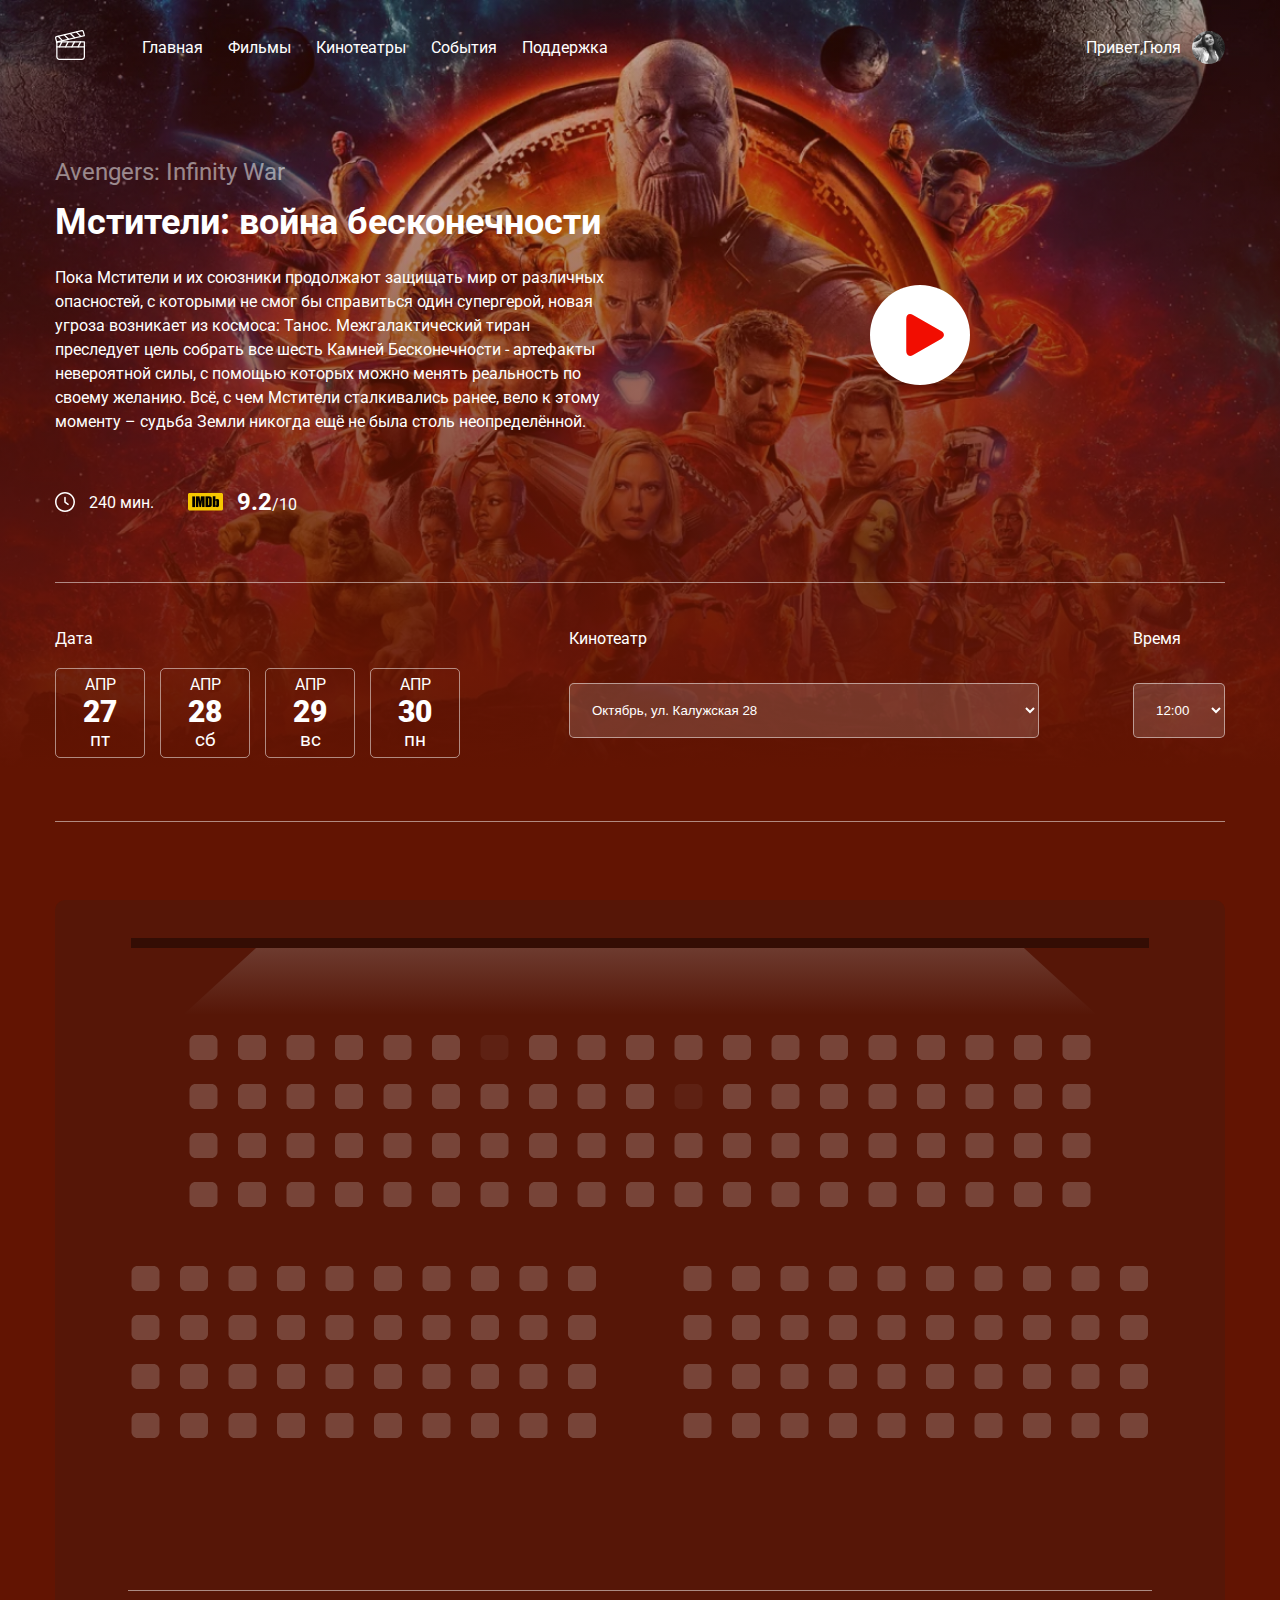
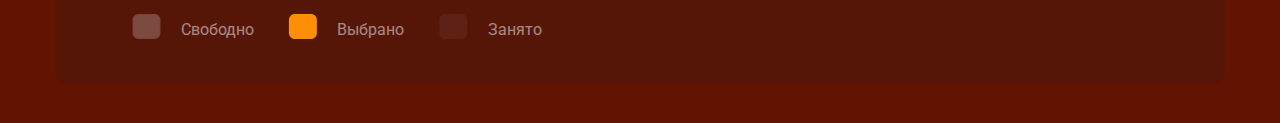
<file: index.html>
<!DOCTYPE html>
<html lang="en">
<head>
    <meta charset="UTF-8">
    <meta http-equiv="X-UA-Compatible" content="IE=edge">
    <meta name="viewport" content="width=device-width, initial-scale=1.0">
    <title>Online cinema</title>
    <link rel="preconnect" href="https://fonts.googleapis.com">
<link rel="preconnect" href="https://fonts.gstatic.com" crossorigin>
<link href="https://fonts.googleapis.com/css2?family=Roboto:wght@400;700&display=swap" rel="stylesheet">
    <link rel="stylesheet" href="css/normalize.css">
    <link rel="stylesheet" href="css/style.css">
</head>
<body>
   <header class="header ">
       <div class="navbar container">
        <a href="/">
            <img src="img/logo.svg" alt="Logo">
            </a>
            <nav class="nav">
                <ul class="menu">
                    <li class="menu-item">
                        <a href="#" class="menu-link">Главная</a>
                    </li>
                    
                    <li class="menu-item">
                        <a href="#" class="menu-link">Фильмы</a>
                    </li>
                   
                    <li class="menu-item">
                        <a href="#" class="menu-link">Кинотеатры</a>
                    </li>
                    
                    <li class="menu-item">
                        <a href="#" class="menu-link">События</a>
                    </li>
                    
                    <li class="menu-item">
                        <a href="#" class="menu-link">Поддержка</a>
                    </li>
                </ul>
            </nav>
            <div class="user">
                <span class="">Привет,Гюля</span>
                <img class="avatar" src="img/avatar.jpg" alt="Гюля">
            </div>
       </div>
       <!-- /.navbar -->
       <div class="film container">
           <div class="film-info">
               <small class="film-title-small">Avengers: Infinity War</small>
               <h1 class="film-title">Мстители: война бесконечности</h1>
               <p class="film-description">Пока Мстители и их союзники продолжают защищать мир от различных опасностей, с которыми не смог бы справиться один супергерой, новая угроза возникает из космоса: Танос. Межгалактический тиран преследует цель собрать все шесть Камней Бесконечности - артефакты невероятной силы, с помощью которых можно менять реальность по своему желанию. Всё, с чем Мстители сталкивались ранее, вело к этому моменту – судьба Земли никогда ещё не была столь неопределённой. </p>
               <div class="film-details">
                   <div class="time">
                       <img src="img/clock.svg" alt="clock" class="time-icon">
                       <span class="time-counter">240 мин. </span>
                   </div>
                   <div class="rating">
                       <img src="img/imdb.png" alt="imdb logo" class="rating-icon">
                       <span class="rating-counter">
                           <strong class="rating-current">9.2</strong>/10
                       </span>
                   </div>
               </div>
               <!-- /.film-details -->
           </div>
              
        <a href="#" class="film-trailer"><svg width="100" height="100" viewBox="0 0 100 100" fill="none" xmlns="http://www.w3.org/2000/svg">
            <circle cx="50" cy="50" r="50" fill="white"/>
            <g clip-path="url(#clip0)">
            <path d="M43.0758 30.0033C39.3071 27.8416 36.2518 29.6125 36.2518 33.9556V66.0059C36.2518 70.3533 39.3071 72.1219 43.0758 69.9623L71.0893 53.8967C74.8592 51.7342 74.8592 48.2306 71.0893 46.0686L43.0758 30.0033Z" fill="#F20D01"/>
            </g>
            <defs>
            <clipPath id="clip0">
            <rect width="41.8013" height="41.8013" fill="white" transform="translate(34.1837 29.0816)"/>
            </clipPath>
            </defs>
            </svg>
            </a>
           
           <!-- /.film-info -->
       </div>
       <!-- /.film -->
       <!-- <hr color="#fff" /> -->
       <div class="session container">
           <div class="session-date">
               <span class="session-label">Дата</span>
               <div class="session-date-block">
                  
                        <div class="session-date-item">
                        <span class="session-month">АПР</span>
                        <span class="session-day">27</span>
                        <span class="session-week">пт</span></div>
                   
                        <div class="session-date-item">
                        <span class="session-month">АПР</span>
                        <span class="session-day">28</span>
                        <span class="session-week">сб</span></div>
                   
                        <div class="session-date-item">
                        <span class="session-month">АПР</span>
                        <span class="session-day">29</span>
                        <span class="session-week">вс</span></div>

                        <div class="session-date-item">
                        <span class="session-month">АПР</span>
                        <span class="session-day">30</span>
                        <span class="session-week">пн</span></div>
               </div>
           </div>
           <!-- /.date -->
           <div class="session-cinema">
            <span class="session-label">Кинотеатр</span>
            <select class="select select-cinema" name="cinema" >
                <option value="Октябрь, ул. Калужская 28">Октябрь, ул. Калужская 28</option>
                <option value="IMAX, ул. Ленина 12">IMAX, ул. Ленина 12</option>
                <option value="ParkCinema, ул. Физули 34">ParkCinema, ул. Физули 34</option>
            </select>
           </div>
           <!-- /.cinema -->
           <div class="session-time">
            <span class="session-label">Время</span>
            <select class="select" name="cinema" >
                <option value="12:00">12:00</option>
                <option value="15:30">15:30</option>
                <option value="20:45">20:45</option>
            </select>
           </div>
           <!-- /.session-time -->

       </div>
       <!-- /.session -->
   </header>
 <div class="scheme container">
     <svg class="scheme-svg" width="1170" height="686" viewBox="0 0 1170 686" fill="none" xmlns="http://www.w3.org/2000/svg">
    
    <path class="light" d="M128 115L201.04 48H968.96L1042 115H128Z" fill="url(#paint0_linear)"/>
    <line x1="76" y1="43" x2="1094" y2="43" stroke="black" stroke-opacity="0.39" stroke-width="10"/>
    <path d="M140.5 135C137.186 135 134.5 137.686 134.5 141V154C134.5 157.314 137.186 160 140.5 160H156.5C159.814 160 162.5 157.314 162.5 154V141C162.5 137.686 159.814 135 156.5 135H140.5Z" />
    <path d="M189 135C185.686 135 183 137.686 183 141V154C183 157.314 185.686 160 189 160H205C208.314 160 211 157.314 211 154V141C211 137.686 208.314 135 205 135H189Z" />
    <path d="M237.5 135C234.186 135 231.5 137.686 231.5 141V154C231.5 157.314 234.186 160 237.5 160H253.5C256.814 160 259.5 157.314 259.5 154V141C259.5 137.686 256.814 135 253.5 135H237.5Z" />
    <path d="M286 135C282.686 135 280 137.686 280 141V154C280 157.314 282.686 160 286 160H302C305.314 160 308 157.314 308 154V141C308 137.686 305.314 135 302 135H286Z" />
    <path d="M334.5 135C331.186 135 328.5 137.686 328.5 141V154C328.5 157.314 331.186 160 334.5 160H350.5C353.814 160 356.5 157.314 356.5 154V141C356.5 137.686 353.814 135 350.5 135H334.5Z" />
    <path d="M383 135C379.686 135 377 137.686 377 141V154C377 157.314 379.686 160 383 160H399C402.314 160 405 157.314 405 154V141C405 137.686 402.314 135 399 135H383Z" />
    <path class="booked" d="M431.5 135C428.186 135 425.5 137.686 425.5 141V154C425.5 157.314 428.186 160 431.5 160H447.5C450.814 160 453.5 157.314 453.5 154V141C453.5 137.686 450.814 135 447.5 135H431.5Z" />
    <path d="M480 135C476.686 135 474 137.686 474 141V154C474 157.314 476.686 160 480 160H496C499.314 160 502 157.314 502 154V141C502 137.686 499.314 135 496 135H480Z" />
    <path d="M528.5 135C525.186 135 522.5 137.686 522.5 141V154C522.5 157.314 525.186 160 528.5 160H544.5C547.814 160 550.5 157.314 550.5 154V141C550.5 137.686 547.814 135 544.5 135H528.5Z" />
    <path d="M577 135C573.686 135 571 137.686 571 141V154C571 157.314 573.686 160 577 160H593C596.314 160 599 157.314 599 154V141C599 137.686 596.314 135 593 135H577Z" />
    <path d="M625.5 135C622.186 135 619.5 137.686 619.5 141V154C619.5 157.314 622.186 160 625.5 160H641.5C644.814 160 647.5 157.314 647.5 154V141C647.5 137.686 644.814 135 641.5 135H625.5Z" />
    <path d="M674 135C670.686 135 668 137.686 668 141V154C668 157.314 670.686 160 674 160H690C693.314 160 696 157.314 696 154V141C696 137.686 693.314 135 690 135H674Z" />
    <path d="M722.5 135C719.186 135 716.5 137.686 716.5 141V154C716.5 157.314 719.186 160 722.5 160H738.5C741.814 160 744.5 157.314 744.5 154V141C744.5 137.686 741.814 135 738.5 135H722.5Z" />
    <path d="M771 135C767.686 135 765 137.686 765 141V154C765 157.314 767.686 160 771 160H787C790.314 160 793 157.314 793 154V141C793 137.686 790.314 135 787 135H771Z" />
    <path d="M819.5 135C816.186 135 813.5 137.686 813.5 141V154C813.5 157.314 816.186 160 819.5 160H835.5C838.814 160 841.5 157.314 841.5 154V141C841.5 137.686 838.814 135 835.5 135H819.5Z" />
    <path d="M868 135C864.686 135 862 137.686 862 141V154C862 157.314 864.686 160 868 160H884C887.314 160 890 157.314 890 154V141C890 137.686 887.314 135 884 135H868Z" />
    <path d="M916.5 135C913.186 135 910.5 137.686 910.5 141V154C910.5 157.314 913.186 160 916.5 160H932.5C935.814 160 938.5 157.314 938.5 154V141C938.5 137.686 935.814 135 932.5 135H916.5Z" />
    <path d="M965 135C961.686 135 959 137.686 959 141V154C959 157.314 961.686 160 965 160H981C984.314 160 987 157.314 987 154V141C987 137.686 984.314 135 981 135H965Z" />
    <path d="M1013.5 135C1010.19 135 1007.5 137.686 1007.5 141V154C1007.5 157.314 1010.19 160 1013.5 160H1029.5C1032.81 160 1035.5 157.314 1035.5 154V141C1035.5 137.686 1032.81 135 1029.5 135H1013.5Z" />
    <path d="M140.5 184C137.186 184 134.5 186.686 134.5 190V203C134.5 206.314 137.186 209 140.5 209H156.5C159.814 209 162.5 206.314 162.5 203V190C162.5 186.686 159.814 184 156.5 184H140.5Z" />
    <path d="M189 184C185.686 184 183 186.686 183 190V203C183 206.314 185.686 209 189 209H205C208.314 209 211 206.314 211 203V190C211 186.686 208.314 184 205 184H189Z" />
    <path d="M237.5 184C234.186 184 231.5 186.686 231.5 190V203C231.5 206.314 234.186 209 237.5 209H253.5C256.814 209 259.5 206.314 259.5 203V190C259.5 186.686 256.814 184 253.5 184H237.5Z" />
    <path d="M286 184C282.686 184 280 186.686 280 190V203C280 206.314 282.686 209 286 209H302C305.314 209 308 206.314 308 203V190C308 186.686 305.314 184 302 184H286Z" />
    <path d="M334.5 184C331.186 184 328.5 186.686 328.5 190V203C328.5 206.314 331.186 209 334.5 209H350.5C353.814 209 356.5 206.314 356.5 203V190C356.5 186.686 353.814 184 350.5 184H334.5Z" />
    <path d="M383 184C379.686 184 377 186.686 377 190V203C377 206.314 379.686 209 383 209H399C402.314 209 405 206.314 405 203V190C405 186.686 402.314 184 399 184H383Z" />
    <path d="M431.5 184C428.186 184 425.5 186.686 425.5 190V203C425.5 206.314 428.186 209 431.5 209H447.5C450.814 209 453.5 206.314 453.5 203V190C453.5 186.686 450.814 184 447.5 184H431.5Z" />
    <path d="M480 184C476.686 184 474 186.686 474 190V203C474 206.314 476.686 209 480 209H496C499.314 209 502 206.314 502 203V190C502 186.686 499.314 184 496 184H480Z" />
    <path d="M528.5 184C525.186 184 522.5 186.686 522.5 190V203C522.5 206.314 525.186 209 528.5 209H544.5C547.814 209 550.5 206.314 550.5 203V190C550.5 186.686 547.814 184 544.5 184H528.5Z" />
    <path d="M577 184C573.686 184 571 186.686 571 190V203C571 206.314 573.686 209 577 209H593C596.314 209 599 206.314 599 203V190C599 186.686 596.314 184 593 184H577Z" />
    <path class="booked" d="M625.5 184C622.186 184 619.5 186.686 619.5 190V203C619.5 206.314 622.186 209 625.5 209H641.5C644.814 209 647.5 206.314 647.5 203V190C647.5 186.686 644.814 184 641.5 184H625.5Z" />
    <path d="M674 184C670.686 184 668 186.686 668 190V203C668 206.314 670.686 209 674 209H690C693.314 209 696 206.314 696 203V190C696 186.686 693.314 184 690 184H674Z" />
    <path d="M722.5 184C719.186 184 716.5 186.686 716.5 190V203C716.5 206.314 719.186 209 722.5 209H738.5C741.814 209 744.5 206.314 744.5 203V190C744.5 186.686 741.814 184 738.5 184H722.5Z" />
    <path d="M771 184C767.686 184 765 186.686 765 190V203C765 206.314 767.686 209 771 209H787C790.314 209 793 206.314 793 203V190C793 186.686 790.314 184 787 184H771Z" />
    <path d="M819.5 184C816.186 184 813.5 186.686 813.5 190V203C813.5 206.314 816.186 209 819.5 209H835.5C838.814 209 841.5 206.314 841.5 203V190C841.5 186.686 838.814 184 835.5 184H819.5Z" />
    <path d="M868 184C864.686 184 862 186.686 862 190V203C862 206.314 864.686 209 868 209H884C887.314 209 890 206.314 890 203V190C890 186.686 887.314 184 884 184H868Z" />
    <path d="M916.5 184C913.186 184 910.5 186.686 910.5 190V203C910.5 206.314 913.186 209 916.5 209H932.5C935.814 209 938.5 206.314 938.5 203V190C938.5 186.686 935.814 184 932.5 184H916.5Z" />
    <path d="M965 184C961.686 184 959 186.686 959 190V203C959 206.314 961.686 209 965 209H981C984.314 209 987 206.314 987 203V190C987 186.686 984.314 184 981 184H965Z" />
    <path d="M1013.5 184C1010.19 184 1007.5 186.686 1007.5 190V203C1007.5 206.314 1010.19 209 1013.5 209H1029.5C1032.81 209 1035.5 206.314 1035.5 203V190C1035.5 186.686 1032.81 184 1029.5 184H1013.5Z" />
    <path d="M140.5 233C137.186 233 134.5 235.686 134.5 239V252C134.5 255.314 137.186 258 140.5 258H156.5C159.814 258 162.5 255.314 162.5 252V239C162.5 235.686 159.814 233 156.5 233H140.5Z" />
    <path d="M189 233C185.686 233 183 235.686 183 239V252C183 255.314 185.686 258 189 258H205C208.314 258 211 255.314 211 252V239C211 235.686 208.314 233 205 233H189Z" />
    <path d="M237.5 233C234.186 233 231.5 235.686 231.5 239V252C231.5 255.314 234.186 258 237.5 258H253.5C256.814 258 259.5 255.314 259.5 252V239C259.5 235.686 256.814 233 253.5 233H237.5Z" />
    <path d="M286 233C282.686 233 280 235.686 280 239V252C280 255.314 282.686 258 286 258H302C305.314 258 308 255.314 308 252V239C308 235.686 305.314 233 302 233H286Z" />
    <path d="M334.5 233C331.186 233 328.5 235.686 328.5 239V252C328.5 255.314 331.186 258 334.5 258H350.5C353.814 258 356.5 255.314 356.5 252V239C356.5 235.686 353.814 233 350.5 233H334.5Z" />
    <path d="M383 233C379.686 233 377 235.686 377 239V252C377 255.314 379.686 258 383 258H399C402.314 258 405 255.314 405 252V239C405 235.686 402.314 233 399 233H383Z" />
    <path d="M431.5 233C428.186 233 425.5 235.686 425.5 239V252C425.5 255.314 428.186 258 431.5 258H447.5C450.814 258 453.5 255.314 453.5 252V239C453.5 235.686 450.814 233 447.5 233H431.5Z" />
    <path d="M480 233C476.686 233 474 235.686 474 239V252C474 255.314 476.686 258 480 258H496C499.314 258 502 255.314 502 252V239C502 235.686 499.314 233 496 233H480Z" />
    <path d="M528.5 233C525.186 233 522.5 235.686 522.5 239V252C522.5 255.314 525.186 258 528.5 258H544.5C547.814 258 550.5 255.314 550.5 252V239C550.5 235.686 547.814 233 544.5 233H528.5Z" />
    <path d="M577 233C573.686 233 571 235.686 571 239V252C571 255.314 573.686 258 577 258H593C596.314 258 599 255.314 599 252V239C599 235.686 596.314 233 593 233H577Z" />
    <path d="M625.5 233C622.186 233 619.5 235.686 619.5 239V252C619.5 255.314 622.186 258 625.5 258H641.5C644.814 258 647.5 255.314 647.5 252V239C647.5 235.686 644.814 233 641.5 233H625.5Z" />
    <path d="M674 233C670.686 233 668 235.686 668 239V252C668 255.314 670.686 258 674 258H690C693.314 258 696 255.314 696 252V239C696 235.686 693.314 233 690 233H674Z" />
    <path d="M722.5 233C719.186 233 716.5 235.686 716.5 239V252C716.5 255.314 719.186 258 722.5 258H738.5C741.814 258 744.5 255.314 744.5 252V239C744.5 235.686 741.814 233 738.5 233H722.5Z" />
    <path d="M771 233C767.686 233 765 235.686 765 239V252C765 255.314 767.686 258 771 258H787C790.314 258 793 255.314 793 252V239C793 235.686 790.314 233 787 233H771Z" />
    <path d="M819.5 233C816.186 233 813.5 235.686 813.5 239V252C813.5 255.314 816.186 258 819.5 258H835.5C838.814 258 841.5 255.314 841.5 252V239C841.5 235.686 838.814 233 835.5 233H819.5Z" />
    <path d="M868 233C864.686 233 862 235.686 862 239V252C862 255.314 864.686 258 868 258H884C887.314 258 890 255.314 890 252V239C890 235.686 887.314 233 884 233H868Z" />
    <path d="M916.5 233C913.186 233 910.5 235.686 910.5 239V252C910.5 255.314 913.186 258 916.5 258H932.5C935.814 258 938.5 255.314 938.5 252V239C938.5 235.686 935.814 233 932.5 233H916.5Z" />
    <path d="M965 233C961.686 233 959 235.686 959 239V252C959 255.314 961.686 258 965 258H981C984.314 258 987 255.314 987 252V239C987 235.686 984.314 233 981 233H965Z" />
    <path d="M1013.5 233C1010.19 233 1007.5 235.686 1007.5 239V252C1007.5 255.314 1010.19 258 1013.5 258H1029.5C1032.81 258 1035.5 255.314 1035.5 252V239C1035.5 235.686 1032.81 233 1029.5 233H1013.5Z" />
    <path d="M140.5 282C137.186 282 134.5 284.686 134.5 288V301C134.5 304.314 137.186 307 140.5 307H156.5C159.814 307 162.5 304.314 162.5 301V288C162.5 284.686 159.814 282 156.5 282H140.5Z" />
    <path d="M189 282C185.686 282 183 284.686 183 288V301C183 304.314 185.686 307 189 307H205C208.314 307 211 304.314 211 301V288C211 284.686 208.314 282 205 282H189Z" />
    <path d="M237.5 282C234.186 282 231.5 284.686 231.5 288V301C231.5 304.314 234.186 307 237.5 307H253.5C256.814 307 259.5 304.314 259.5 301V288C259.5 284.686 256.814 282 253.5 282H237.5Z" />
    <path d="M286 282C282.686 282 280 284.686 280 288V301C280 304.314 282.686 307 286 307H302C305.314 307 308 304.314 308 301V288C308 284.686 305.314 282 302 282H286Z" />
    <path d="M334.5 282C331.186 282 328.5 284.686 328.5 288V301C328.5 304.314 331.186 307 334.5 307H350.5C353.814 307 356.5 304.314 356.5 301V288C356.5 284.686 353.814 282 350.5 282H334.5Z" />
    <path d="M383 282C379.686 282 377 284.686 377 288V301C377 304.314 379.686 307 383 307H399C402.314 307 405 304.314 405 301V288C405 284.686 402.314 282 399 282H383Z" />
    <path d="M431.5 282C428.186 282 425.5 284.686 425.5 288V301C425.5 304.314 428.186 307 431.5 307H447.5C450.814 307 453.5 304.314 453.5 301V288C453.5 284.686 450.814 282 447.5 282H431.5Z" />
    <path d="M480 282C476.686 282 474 284.686 474 288V301C474 304.314 476.686 307 480 307H496C499.314 307 502 304.314 502 301V288C502 284.686 499.314 282 496 282H480Z" />
    <path d="M528.5 282C525.186 282 522.5 284.686 522.5 288V301C522.5 304.314 525.186 307 528.5 307H544.5C547.814 307 550.5 304.314 550.5 301V288C550.5 284.686 547.814 282 544.5 282H528.5Z" />
    <path d="M577 282C573.686 282 571 284.686 571 288V301C571 304.314 573.686 307 577 307H593C596.314 307 599 304.314 599 301V288C599 284.686 596.314 282 593 282H577Z" />
    <path d="M625.5 282C622.186 282 619.5 284.686 619.5 288V301C619.5 304.314 622.186 307 625.5 307H641.5C644.814 307 647.5 304.314 647.5 301V288C647.5 284.686 644.814 282 641.5 282H625.5Z" />
    <path d="M674 282C670.686 282 668 284.686 668 288V301C668 304.314 670.686 307 674 307H690C693.314 307 696 304.314 696 301V288C696 284.686 693.314 282 690 282H674Z" />
    <path d="M722.5 282C719.186 282 716.5 284.686 716.5 288V301C716.5 304.314 719.186 307 722.5 307H738.5C741.814 307 744.5 304.314 744.5 301V288C744.5 284.686 741.814 282 738.5 282H722.5Z" />
    <path d="M771 282C767.686 282 765 284.686 765 288V301C765 304.314 767.686 307 771 307H787C790.314 307 793 304.314 793 301V288C793 284.686 790.314 282 787 282H771Z" />
    <path d="M819.5 282C816.186 282 813.5 284.686 813.5 288V301C813.5 304.314 816.186 307 819.5 307H835.5C838.814 307 841.5 304.314 841.5 301V288C841.5 284.686 838.814 282 835.5 282H819.5Z" />
    <path d="M868 282C864.686 282 862 284.686 862 288V301C862 304.314 864.686 307 868 307H884C887.314 307 890 304.314 890 301V288C890 284.686 887.314 282 884 282H868Z" />
    <path d="M916.5 282C913.186 282 910.5 284.686 910.5 288V301C910.5 304.314 913.186 307 916.5 307H932.5C935.814 307 938.5 304.314 938.5 301V288C938.5 284.686 935.814 282 932.5 282H916.5Z" />
    <path d="M965 282C961.686 282 959 284.686 959 288V301C959 304.314 961.686 307 965 307H981C984.314 307 987 304.314 987 301V288C987 284.686 984.314 282 981 282H965Z" />
    <path d="M1013.5 282C1010.19 282 1007.5 284.686 1007.5 288V301C1007.5 304.314 1010.19 307 1013.5 307H1029.5C1032.81 307 1035.5 304.314 1035.5 301V288C1035.5 284.686 1032.81 282 1029.5 282H1013.5Z" />
    <path d="M82.5 366C79.1863 366 76.5 368.686 76.5 372V385C76.5 388.314 79.1863 391 82.5 391H98.5C101.814 391 104.5 388.314 104.5 385V372C104.5 368.686 101.814 366 98.5 366H82.5Z" />
    <path d="M131 366C127.686 366 125 368.686 125 372V385C125 388.314 127.686 391 131 391H147C150.314 391 153 388.314 153 385V372C153 368.686 150.314 366 147 366H131Z" />
    <path d="M179.5 366C176.186 366 173.5 368.686 173.5 372V385C173.5 388.314 176.186 391 179.5 391H195.5C198.814 391 201.5 388.314 201.5 385V372C201.5 368.686 198.814 366 195.5 366H179.5Z" />
    <path d="M228 366C224.686 366 222 368.686 222 372V385C222 388.314 224.686 391 228 391H244C247.314 391 250 388.314 250 385V372C250 368.686 247.314 366 244 366H228Z" />
    <path d="M276.5 366C273.186 366 270.5 368.686 270.5 372V385C270.5 388.314 273.186 391 276.5 391H292.5C295.814 391 298.5 388.314 298.5 385V372C298.5 368.686 295.814 366 292.5 366H276.5Z" />
    <path d="M325 366C321.686 366 319 368.686 319 372V385C319 388.314 321.686 391 325 391H341C344.314 391 347 388.314 347 385V372C347 368.686 344.314 366 341 366H325Z" />
    <path d="M373.5 366C370.186 366 367.5 368.686 367.5 372V385C367.5 388.314 370.186 391 373.5 391H389.5C392.814 391 395.5 388.314 395.5 385V372C395.5 368.686 392.814 366 389.5 366H373.5Z" />
    <path d="M422 366C418.686 366 416 368.686 416 372V385C416 388.314 418.686 391 422 391H438C441.314 391 444 388.314 444 385V372C444 368.686 441.314 366 438 366H422Z" />
    <path d="M470.5 366C467.186 366 464.5 368.686 464.5 372V385C464.5 388.314 467.186 391 470.5 391H486.5C489.814 391 492.5 388.314 492.5 385V372C492.5 368.686 489.814 366 486.5 366H470.5Z" />
    <path d="M519 366C515.686 366 513 368.686 513 372V385C513 388.314 515.686 391 519 391H535C538.314 391 541 388.314 541 385V372C541 368.686 538.314 366 535 366H519Z" />
    <path d="M82.5 415C79.1863 415 76.5 417.686 76.5 421V434C76.5 437.314 79.1863 440 82.5 440H98.5C101.814 440 104.5 437.314 104.5 434V421C104.5 417.686 101.814 415 98.5 415H82.5Z" />
    <path d="M131 415C127.686 415 125 417.686 125 421V434C125 437.314 127.686 440 131 440H147C150.314 440 153 437.314 153 434V421C153 417.686 150.314 415 147 415H131Z" />
    <path d="M179.5 415C176.186 415 173.5 417.686 173.5 421V434C173.5 437.314 176.186 440 179.5 440H195.5C198.814 440 201.5 437.314 201.5 434V421C201.5 417.686 198.814 415 195.5 415H179.5Z" />
    <path d="M228 415C224.686 415 222 417.686 222 421V434C222 437.314 224.686 440 228 440H244C247.314 440 250 437.314 250 434V421C250 417.686 247.314 415 244 415H228Z" />
    <path d="M276.5 415C273.186 415 270.5 417.686 270.5 421V434C270.5 437.314 273.186 440 276.5 440H292.5C295.814 440 298.5 437.314 298.5 434V421C298.5 417.686 295.814 415 292.5 415H276.5Z" />
    <path d="M325 415C321.686 415 319 417.686 319 421V434C319 437.314 321.686 440 325 440H341C344.314 440 347 437.314 347 434V421C347 417.686 344.314 415 341 415H325Z" />
    <path d="M373.5 415C370.186 415 367.5 417.686 367.5 421V434C367.5 437.314 370.186 440 373.5 440H389.5C392.814 440 395.5 437.314 395.5 434V421C395.5 417.686 392.814 415 389.5 415H373.5Z" />
    <path d="M422 415C418.686 415 416 417.686 416 421V434C416 437.314 418.686 440 422 440H438C441.314 440 444 437.314 444 434V421C444 417.686 441.314 415 438 415H422Z" />
    <path d="M470.5 415C467.186 415 464.5 417.686 464.5 421V434C464.5 437.314 467.186 440 470.5 440H486.5C489.814 440 492.5 437.314 492.5 434V421C492.5 417.686 489.814 415 486.5 415H470.5Z" />
    <path d="M519 415C515.686 415 513 417.686 513 421V434C513 437.314 515.686 440 519 440H535C538.314 440 541 437.314 541 434V421C541 417.686 538.314 415 535 415H519Z" />
    <path d="M82.5 464C79.1863 464 76.5 466.686 76.5 470V483C76.5 486.314 79.1863 489 82.5 489H98.5C101.814 489 104.5 486.314 104.5 483V470C104.5 466.686 101.814 464 98.5 464H82.5Z" />
    <path d="M131 464C127.686 464 125 466.686 125 470V483C125 486.314 127.686 489 131 489H147C150.314 489 153 486.314 153 483V470C153 466.686 150.314 464 147 464H131Z" />
    <path d="M179.5 464C176.186 464 173.5 466.686 173.5 470V483C173.5 486.314 176.186 489 179.5 489H195.5C198.814 489 201.5 486.314 201.5 483V470C201.5 466.686 198.814 464 195.5 464H179.5Z" />
    <path d="M228 464C224.686 464 222 466.686 222 470V483C222 486.314 224.686 489 228 489H244C247.314 489 250 486.314 250 483V470C250 466.686 247.314 464 244 464H228Z" />
    <path d="M276.5 464C273.186 464 270.5 466.686 270.5 470V483C270.5 486.314 273.186 489 276.5 489H292.5C295.814 489 298.5 486.314 298.5 483V470C298.5 466.686 295.814 464 292.5 464H276.5Z" />
    <path d="M325 464C321.686 464 319 466.686 319 470V483C319 486.314 321.686 489 325 489H341C344.314 489 347 486.314 347 483V470C347 466.686 344.314 464 341 464H325Z" />
    <path d="M373.5 464C370.186 464 367.5 466.686 367.5 470V483C367.5 486.314 370.186 489 373.5 489H389.5C392.814 489 395.5 486.314 395.5 483V470C395.5 466.686 392.814 464 389.5 464H373.5Z" />
    <path d="M422 464C418.686 464 416 466.686 416 470V483C416 486.314 418.686 489 422 489H438C441.314 489 444 486.314 444 483V470C444 466.686 441.314 464 438 464H422Z" />
    <path d="M470.5 464C467.186 464 464.5 466.686 464.5 470V483C464.5 486.314 467.186 489 470.5 489H486.5C489.814 489 492.5 486.314 492.5 483V470C492.5 466.686 489.814 464 486.5 464H470.5Z" />
    <path d="M519 464C515.686 464 513 466.686 513 470V483C513 486.314 515.686 489 519 489H535C538.314 489 541 486.314 541 483V470C541 466.686 538.314 464 535 464H519Z" />
    <path d="M82.5 513C79.1863 513 76.5 515.686 76.5 519V532C76.5 535.314 79.1863 538 82.5 538H98.5C101.814 538 104.5 535.314 104.5 532V519C104.5 515.686 101.814 513 98.5 513H82.5Z" />
    <path d="M131 513C127.686 513 125 515.686 125 519V532C125 535.314 127.686 538 131 538H147C150.314 538 153 535.314 153 532V519C153 515.686 150.314 513 147 513H131Z" />
    <path d="M179.5 513C176.186 513 173.5 515.686 173.5 519V532C173.5 535.314 176.186 538 179.5 538H195.5C198.814 538 201.5 535.314 201.5 532V519C201.5 515.686 198.814 513 195.5 513H179.5Z" />
    <path d="M228 513C224.686 513 222 515.686 222 519V532C222 535.314 224.686 538 228 538H244C247.314 538 250 535.314 250 532V519C250 515.686 247.314 513 244 513H228Z" />
    <path d="M276.5 513C273.186 513 270.5 515.686 270.5 519V532C270.5 535.314 273.186 538 276.5 538H292.5C295.814 538 298.5 535.314 298.5 532V519C298.5 515.686 295.814 513 292.5 513H276.5Z" />
    <path d="M325 513C321.686 513 319 515.686 319 519V532C319 535.314 321.686 538 325 538H341C344.314 538 347 535.314 347 532V519C347 515.686 344.314 513 341 513H325Z" />
    <path d="M373.5 513C370.186 513 367.5 515.686 367.5 519V532C367.5 535.314 370.186 538 373.5 538H389.5C392.814 538 395.5 535.314 395.5 532V519C395.5 515.686 392.814 513 389.5 513H373.5Z" />
    <path d="M422 513C418.686 513 416 515.686 416 519V532C416 535.314 418.686 538 422 538H438C441.314 538 444 535.314 444 532V519C444 515.686 441.314 513 438 513H422Z" />
    <path d="M470.5 513C467.186 513 464.5 515.686 464.5 519V532C464.5 535.314 467.186 538 470.5 538H486.5C489.814 538 492.5 535.314 492.5 532V519C492.5 515.686 489.814 513 486.5 513H470.5Z" />
    <path d="M519 513C515.686 513 513 515.686 513 519V532C513 535.314 515.686 538 519 538H535C538.314 538 541 535.314 541 532V519C541 515.686 538.314 513 535 513H519Z" />
    <path d="M634.5 366C631.186 366 628.5 368.686 628.5 372V385C628.5 388.314 631.186 391 634.5 391H650.5C653.814 391 656.5 388.314 656.5 385V372C656.5 368.686 653.814 366 650.5 366H634.5Z" />
    <path d="M683 366C679.686 366 677 368.686 677 372V385C677 388.314 679.686 391 683 391H699C702.314 391 705 388.314 705 385V372C705 368.686 702.314 366 699 366H683Z" />
    <path d="M731.5 366C728.186 366 725.5 368.686 725.5 372V385C725.5 388.314 728.186 391 731.5 391H747.5C750.814 391 753.5 388.314 753.5 385V372C753.5 368.686 750.814 366 747.5 366H731.5Z" />
    <path d="M780 366C776.686 366 774 368.686 774 372V385C774 388.314 776.686 391 780 391H796C799.314 391 802 388.314 802 385V372C802 368.686 799.314 366 796 366H780Z" />
    <path d="M828.5 366C825.186 366 822.5 368.686 822.5 372V385C822.5 388.314 825.186 391 828.5 391H844.5C847.814 391 850.5 388.314 850.5 385V372C850.5 368.686 847.814 366 844.5 366H828.5Z" />
    <path d="M877 366C873.686 366 871 368.686 871 372V385C871 388.314 873.686 391 877 391H893C896.314 391 899 388.314 899 385V372C899 368.686 896.314 366 893 366H877Z" />
    <path d="M925.5 366C922.186 366 919.5 368.686 919.5 372V385C919.5 388.314 922.186 391 925.5 391H941.5C944.814 391 947.5 388.314 947.5 385V372C947.5 368.686 944.814 366 941.5 366H925.5Z" />
    <path d="M974 366C970.686 366 968 368.686 968 372V385C968 388.314 970.686 391 974 391H990C993.314 391 996 388.314 996 385V372C996 368.686 993.314 366 990 366H974Z" />
    <path d="M1022.5 366C1019.19 366 1016.5 368.686 1016.5 372V385C1016.5 388.314 1019.19 391 1022.5 391H1038.5C1041.81 391 1044.5 388.314 1044.5 385V372C1044.5 368.686 1041.81 366 1038.5 366H1022.5Z" />
    <path d="M1071 366C1067.69 366 1065 368.686 1065 372V385C1065 388.314 1067.69 391 1071 391H1087C1090.31 391 1093 388.314 1093 385V372C1093 368.686 1090.31 366 1087 366H1071Z" />
    <path d="M634.5 415C631.186 415 628.5 417.686 628.5 421V434C628.5 437.314 631.186 440 634.5 440H650.5C653.814 440 656.5 437.314 656.5 434V421C656.5 417.686 653.814 415 650.5 415H634.5Z" />
    <path d="M683 415C679.686 415 677 417.686 677 421V434C677 437.314 679.686 440 683 440H699C702.314 440 705 437.314 705 434V421C705 417.686 702.314 415 699 415H683Z" />
    <path d="M731.5 415C728.186 415 725.5 417.686 725.5 421V434C725.5 437.314 728.186 440 731.5 440H747.5C750.814 440 753.5 437.314 753.5 434V421C753.5 417.686 750.814 415 747.5 415H731.5Z" />
    <path d="M780 415C776.686 415 774 417.686 774 421V434C774 437.314 776.686 440 780 440H796C799.314 440 802 437.314 802 434V421C802 417.686 799.314 415 796 415H780Z" />
    <path d="M828.5 415C825.186 415 822.5 417.686 822.5 421V434C822.5 437.314 825.186 440 828.5 440H844.5C847.814 440 850.5 437.314 850.5 434V421C850.5 417.686 847.814 415 844.5 415H828.5Z" />
    <path d="M877 415C873.686 415 871 417.686 871 421V434C871 437.314 873.686 440 877 440H893C896.314 440 899 437.314 899 434V421C899 417.686 896.314 415 893 415H877Z" />
    <path d="M925.5 415C922.186 415 919.5 417.686 919.5 421V434C919.5 437.314 922.186 440 925.5 440H941.5C944.814 440 947.5 437.314 947.5 434V421C947.5 417.686 944.814 415 941.5 415H925.5Z" />
    <path d="M974 415C970.686 415 968 417.686 968 421V434C968 437.314 970.686 440 974 440H990C993.314 440 996 437.314 996 434V421C996 417.686 993.314 415 990 415H974Z" />
    <path d="M1022.5 415C1019.19 415 1016.5 417.686 1016.5 421V434C1016.5 437.314 1019.19 440 1022.5 440H1038.5C1041.81 440 1044.5 437.314 1044.5 434V421C1044.5 417.686 1041.81 415 1038.5 415H1022.5Z" />
    <path d="M1071 415C1067.69 415 1065 417.686 1065 421V434C1065 437.314 1067.69 440 1071 440H1087C1090.31 440 1093 437.314 1093 434V421C1093 417.686 1090.31 415 1087 415H1071Z" />
    <path d="M634.5 464C631.186 464 628.5 466.686 628.5 470V483C628.5 486.314 631.186 489 634.5 489H650.5C653.814 489 656.5 486.314 656.5 483V470C656.5 466.686 653.814 464 650.5 464H634.5Z" />
    <path d="M683 464C679.686 464 677 466.686 677 470V483C677 486.314 679.686 489 683 489H699C702.314 489 705 486.314 705 483V470C705 466.686 702.314 464 699 464H683Z" />
    <path d="M731.5 464C728.186 464 725.5 466.686 725.5 470V483C725.5 486.314 728.186 489 731.5 489H747.5C750.814 489 753.5 486.314 753.5 483V470C753.5 466.686 750.814 464 747.5 464H731.5Z" />
    <path d="M780 464C776.686 464 774 466.686 774 470V483C774 486.314 776.686 489 780 489H796C799.314 489 802 486.314 802 483V470C802 466.686 799.314 464 796 464H780Z" />
    <path d="M828.5 464C825.186 464 822.5 466.686 822.5 470V483C822.5 486.314 825.186 489 828.5 489H844.5C847.814 489 850.5 486.314 850.5 483V470C850.5 466.686 847.814 464 844.5 464H828.5Z" />
    <path d="M877 464C873.686 464 871 466.686 871 470V483C871 486.314 873.686 489 877 489H893C896.314 489 899 486.314 899 483V470C899 466.686 896.314 464 893 464H877Z" />
    <path d="M925.5 464C922.186 464 919.5 466.686 919.5 470V483C919.5 486.314 922.186 489 925.5 489H941.5C944.814 489 947.5 486.314 947.5 483V470C947.5 466.686 944.814 464 941.5 464H925.5Z" />
    <path d="M974 464C970.686 464 968 466.686 968 470V483C968 486.314 970.686 489 974 489H990C993.314 489 996 486.314 996 483V470C996 466.686 993.314 464 990 464H974Z" />
    <path d="M1022.5 464C1019.19 464 1016.5 466.686 1016.5 470V483C1016.5 486.314 1019.19 489 1022.5 489H1038.5C1041.81 489 1044.5 486.314 1044.5 483V470C1044.5 466.686 1041.81 464 1038.5 464H1022.5Z" />
    <path d="M1071 464C1067.69 464 1065 466.686 1065 470V483C1065 486.314 1067.69 489 1071 489H1087C1090.31 489 1093 486.314 1093 483V470C1093 466.686 1090.31 464 1087 464H1071Z" />
    <path d="M634.5 513C631.186 513 628.5 515.686 628.5 519V532C628.5 535.314 631.186 538 634.5 538H650.5C653.814 538 656.5 535.314 656.5 532V519C656.5 515.686 653.814 513 650.5 513H634.5Z" />
    <path d="M683 513C679.686 513 677 515.686 677 519V532C677 535.314 679.686 538 683 538H699C702.314 538 705 535.314 705 532V519C705 515.686 702.314 513 699 513H683Z" />
    <path d="M731.5 513C728.186 513 725.5 515.686 725.5 519V532C725.5 535.314 728.186 538 731.5 538H747.5C750.814 538 753.5 535.314 753.5 532V519C753.5 515.686 750.814 513 747.5 513H731.5Z" />
    <path d="M780 513C776.686 513 774 515.686 774 519V532C774 535.314 776.686 538 780 538H796C799.314 538 802 535.314 802 532V519C802 515.686 799.314 513 796 513H780Z" />
    <path d="M828.5 513C825.186 513 822.5 515.686 822.5 519V532C822.5 535.314 825.186 538 828.5 538H844.5C847.814 538 850.5 535.314 850.5 532V519C850.5 515.686 847.814 513 844.5 513H828.5Z" />
    <path d="M877 513C873.686 513 871 515.686 871 519V532C871 535.314 873.686 538 877 538H893C896.314 538 899 535.314 899 532V519C899 515.686 896.314 513 893 513H877Z" />
    <path d="M925.5 513C922.186 513 919.5 515.686 919.5 519V532C919.5 535.314 922.186 538 925.5 538H941.5C944.814 538 947.5 535.314 947.5 532V519C947.5 515.686 944.814 513 941.5 513H925.5Z" />
    <path d="M974 513C970.686 513 968 515.686 968 519V532C968 535.314 970.686 538 974 538H990C993.314 538 996 535.314 996 532V519C996 515.686 993.314 513 990 513H974Z" />
    <path d="M1022.5 513C1019.19 513 1016.5 515.686 1016.5 519V532C1016.5 535.314 1019.19 538 1022.5 538H1038.5C1041.81 538 1044.5 535.314 1044.5 532V519C1044.5 515.686 1041.81 513 1038.5 513H1022.5Z" />
    <path d="M1071 513C1067.69 513 1065 515.686 1065 519V532C1065 535.314 1067.69 538 1071 538H1087C1090.31 538 1093 535.314 1093 532V519C1093 515.686 1090.31 513 1087 513H1071Z" />
    <defs>
    <linearGradient id="paint0_linear" x1="585" y1="48" x2="585" y2="115" gradientUnits="userSpaceOnUse">
    <stop stop-color="#C4C4C4" stop-opacity="0.21"/>
    <stop offset="1" stop-color="#C4C4C4" stop-opacity="0"/>
    </linearGradient>
    </defs>
    </svg>
    
    <div class="legend">
        <div class="legend-free legend-label">
            <svg width="38" height="32" viewBox="0 0 38 32" fill="none" xmlns="http://www.w3.org/2000/svg">
                <path d="M5.5 7C5.5 4.23858 7.73858 2 10.5 2H26.5C29.2614 2 31.5 4.23858 31.5 7V20C31.5 22.7614 29.2614 25 26.5 25H10.5C7.73858 25 5.5 22.7614 5.5 20V7Z" fill="white" fill-opacity="0.2"/>
                <path d="M10.5 1C7.18629 1 4.5 3.68629 4.5 7V20C4.5 23.3137 7.18629 26 10.5 26H26.5C29.8137 26 32.5 23.3137 32.5 20V7C32.5 3.68629 29.8137 1 26.5 1H10.5Z" />
                </svg>
                <span class="legend-text">Свободно</span>
        </div>
        <div class="legend-active legend-label">
            <svg width="38" height="32" viewBox="0 0 38 32" fill="none" xmlns="http://www.w3.org/2000/svg">
                <path class="active" d="M10.8906 1C7.57692 1 4.89062 3.68629 4.89062 7V20C4.89062 23.3137 7.57692 26 10.8906 26H26.8906C30.2043 26 32.8906 23.3137 32.8906 20V7C32.8906 3.68629 30.2043 1 26.8906 1H10.8906Z" >
                </svg>
                <span class="legend-text">Выбрано</span>
                
        </div>
        <div class="legend-booked legend-label" >
            <svg width="39" height="32" viewBox="0 0 39 32" fill="none" xmlns="http://www.w3.org/2000/svg">
                >
                <path class="booked" d="M11.3125 1C7.99879 1 5.3125 3.68629 5.3125 7V20C5.3125 23.3137 7.99879 26 11.3125 26H27.3125C30.6262 26 33.3125 23.3137 33.3125 20V7C33.3125 3.68629 30.6262 1 27.3125 1H11.3125Z" />
                </svg>
                <span>Занято</span>
                
        </div>
            
    </div>
    </div>
 <!-- /.scheme -->
 <div class="price container">
     <div class="price-tag"></div>
 </div>
    <script src="js/scripts.js"></script>
</body>
</html>
</file>
<file: css/style.css>
*{
    box-sizing: border-box;
}

body{
    background-color: #621402;
    font-family: 'Roboto', sans-serif;
    margin: auto;
    color: #fff;
}

.container{
    margin: auto;
    max-width: 1170px;   
}

.header{

    min-height: 100vh;
    background: linear-gradient(180deg, rgba(98, 20, 2, 0.31) 0%, #621402 85.62%), url(../img/bg.jpg) no-repeat center top/cover ;
}

.navbar{
    display: flex;
    align-items: center;
    padding-top: 30px;
    padding-bottom: 30px;
}
.menu{
    display: flex;
    list-style-type: none;
    margin: 0;
    margin-left: 17px;
}

.menu-link{
   
    color: white;
    text-decoration: none;
}
.menu-item{
    margin-right: 25px;
}
.user{
    margin-left: auto;
    color: #fff;
    display: flex;
    align-items: center;
}
.avatar{
    width: 33px;
    height: 33px;
    border-radius: 50%;
    margin-left: 11px;
}

.film{
    margin-top: 60px;
    color:#fff;
}
.film-title-small{
    opacity: 0.5;
    font-size: 24px;
    line-height: 150%;
}
.film-title{
    font-size: 36px;
    line-height: 42px;
    margin-top: 11px;
    margin-bottom: 23px;
}
.film-description{
    font-size: 16px;
    line-height: 150%;
    max-width: 560px;
}
.film{
    display: flex;
    align-items: center;
}
.film-trailer{
    margin: auto;
}
.film-details{
    margin-top: 50px;
    display: flex;
    align-items: center;
}
.time{
    display: flex;
    align-items: center;
}

.time-icon{
    margin-right: 14px;

}
.rating{

    margin-left: 34px;
    display: flex;
    align-items: center;
}
.rating-icon{
    margin-right: 14px;


}

.rating-current{
    font-size: 24px;
    line-height: 150%;
}

.session{
   margin-top: 62px;
   padding-top: 46px;
   padding-bottom: 63px;
   border-top: 1px solid rgba(255, 255, 255, 0.5);
   border-bottom: 1px solid rgba(255, 255, 255, 0.5);
   display: flex;
   justify-content: space-between;
  
}
.session-label{

    display: block;
    margin-bottom: 20px;
}

.session-date-block{
    display: flex;
}
.session-date-item{
    cursor: pointer;
    display: flex;
    flex-direction: column;
    border: 1px solid rgba(255, 255, 255, 0.5);
    border-radius: 5px;
    text-align: center;
    width: 90px;
    height: 90px;
    align-items: center;
    justify-content: center;
    margin-right: 15px;
    transition: background-color 0.2s;
}

.session-month{
    font-size: 16px;
    line-height: 19px;
}

.session-day{
    font-weight: 900;
    font-size: 30px;
    line-height: 35px;
}

.session-week{
    font-size: 19px;
    line-height: 22px;
}

.session-date-item:hover{
    background-color: #FE8E05;
    color: #621402;
}

.select{
    background-color: rgba(255, 255, 255, 0.15);
    border: 1px solid rgba(255, 255, 255, 0.5);
    border-radius: 5px;
    color: #fff;
    padding: 18px;
    cursor: pointer;
    margin-top: 15px;
}

.select-cinema{
    min-width: 470px;
}
.scheme{
    margin-bottom: 40px;
    background: rgba(36, 36, 36, 0.18);
    border-radius: 10px;
}
.scheme path:not(.light) {
 fill: rgba(255, 255, 255, 0.2);
 cursor: pointer;
}
.scheme path:not(.light):hover {
    fill: rgba(255, 255, 255, 0.5);
   
   }
   .scheme path.booked,
   .scheme path.booked:hover
   {

    fill: rgba(255, 255, 255, 0.05);
    cursor: not-allowed;
   }

   .scheme path.active,
   .scheme path.active:hover
   {

    fill: #FE8E05;
    
   }
   .legend{
       display: flex;
       align-items: center;
       border-top:1px solid rgba(255, 255, 255, 0.5) ;
       max-width: 1024px;
       margin: auto;
      padding-top: 22px;
      padding-bottom: 38px;
   }
   .legend-label{
       display: flex;
       align-items: center;
       margin-right: 30px;
       color: rgba(255, 255, 255, 0.5);
   }

    .legend svg{
     margin-right: 15px;
}
</file>
